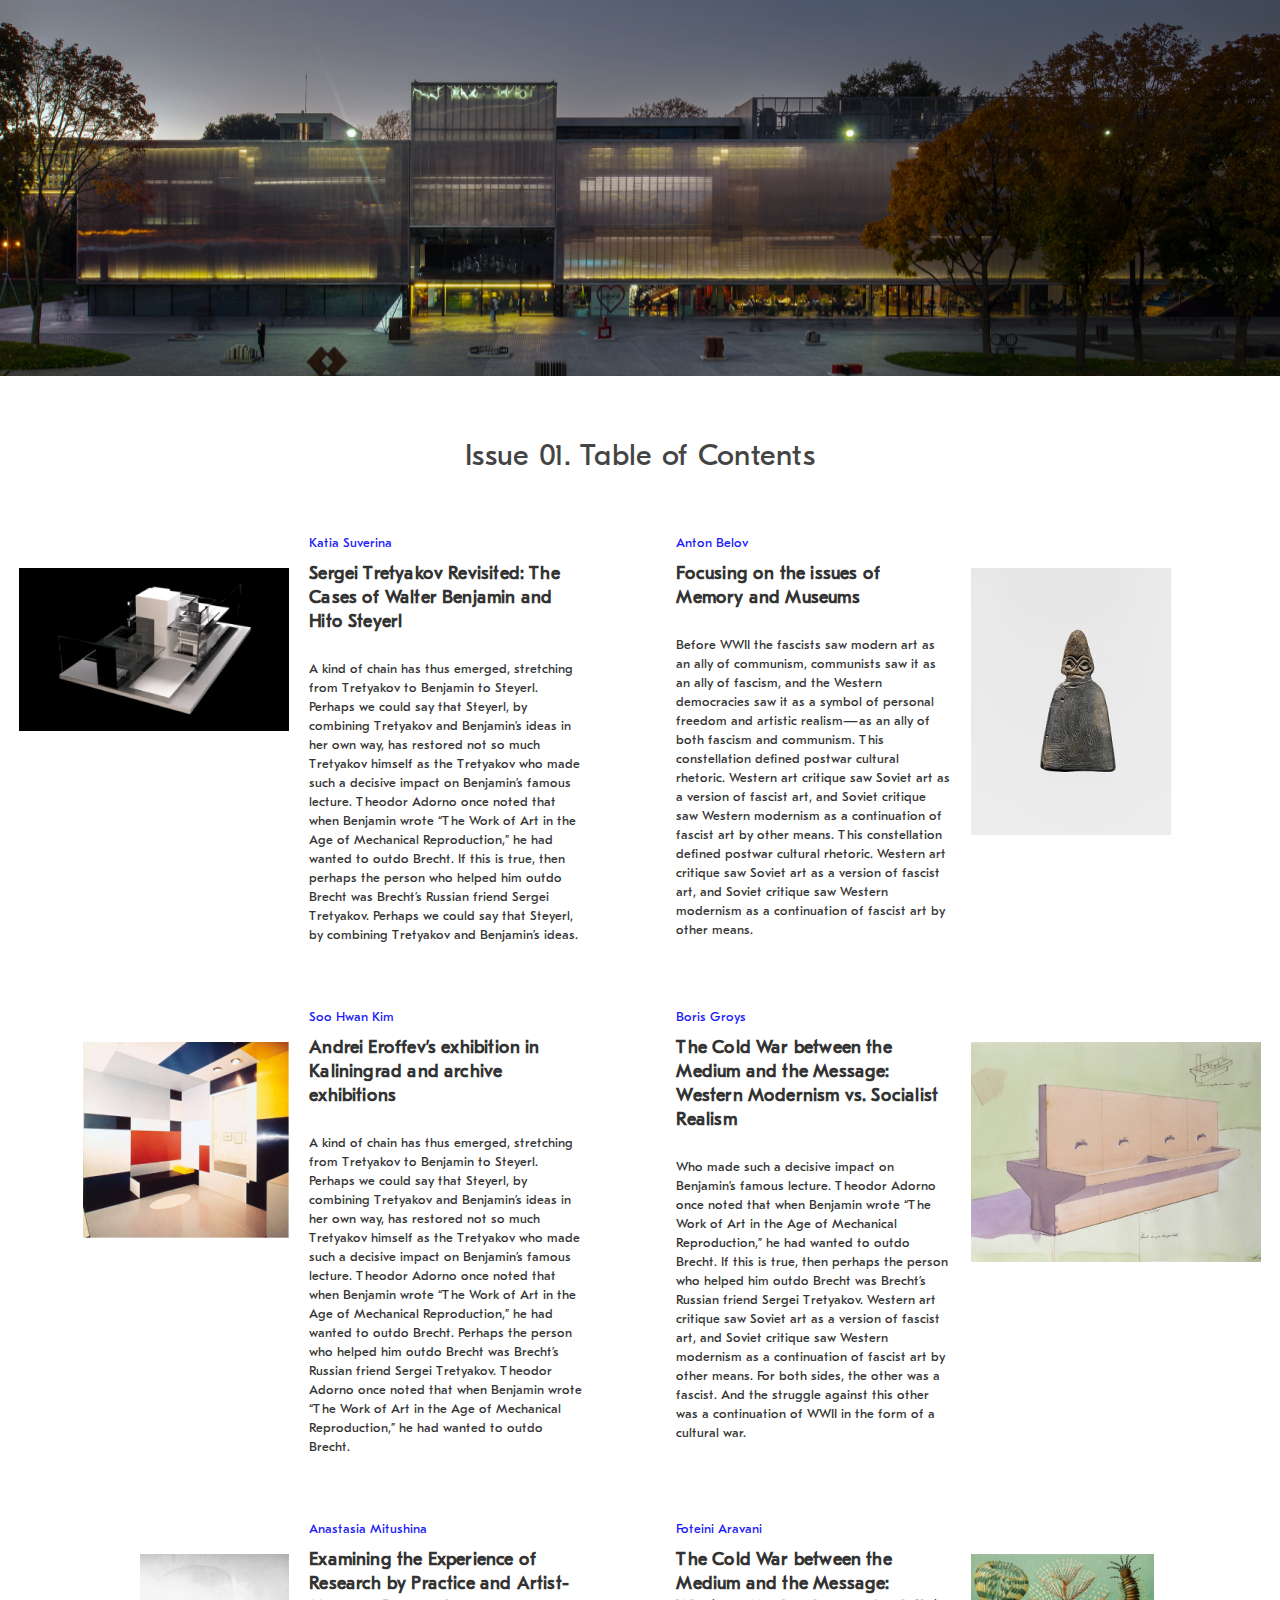
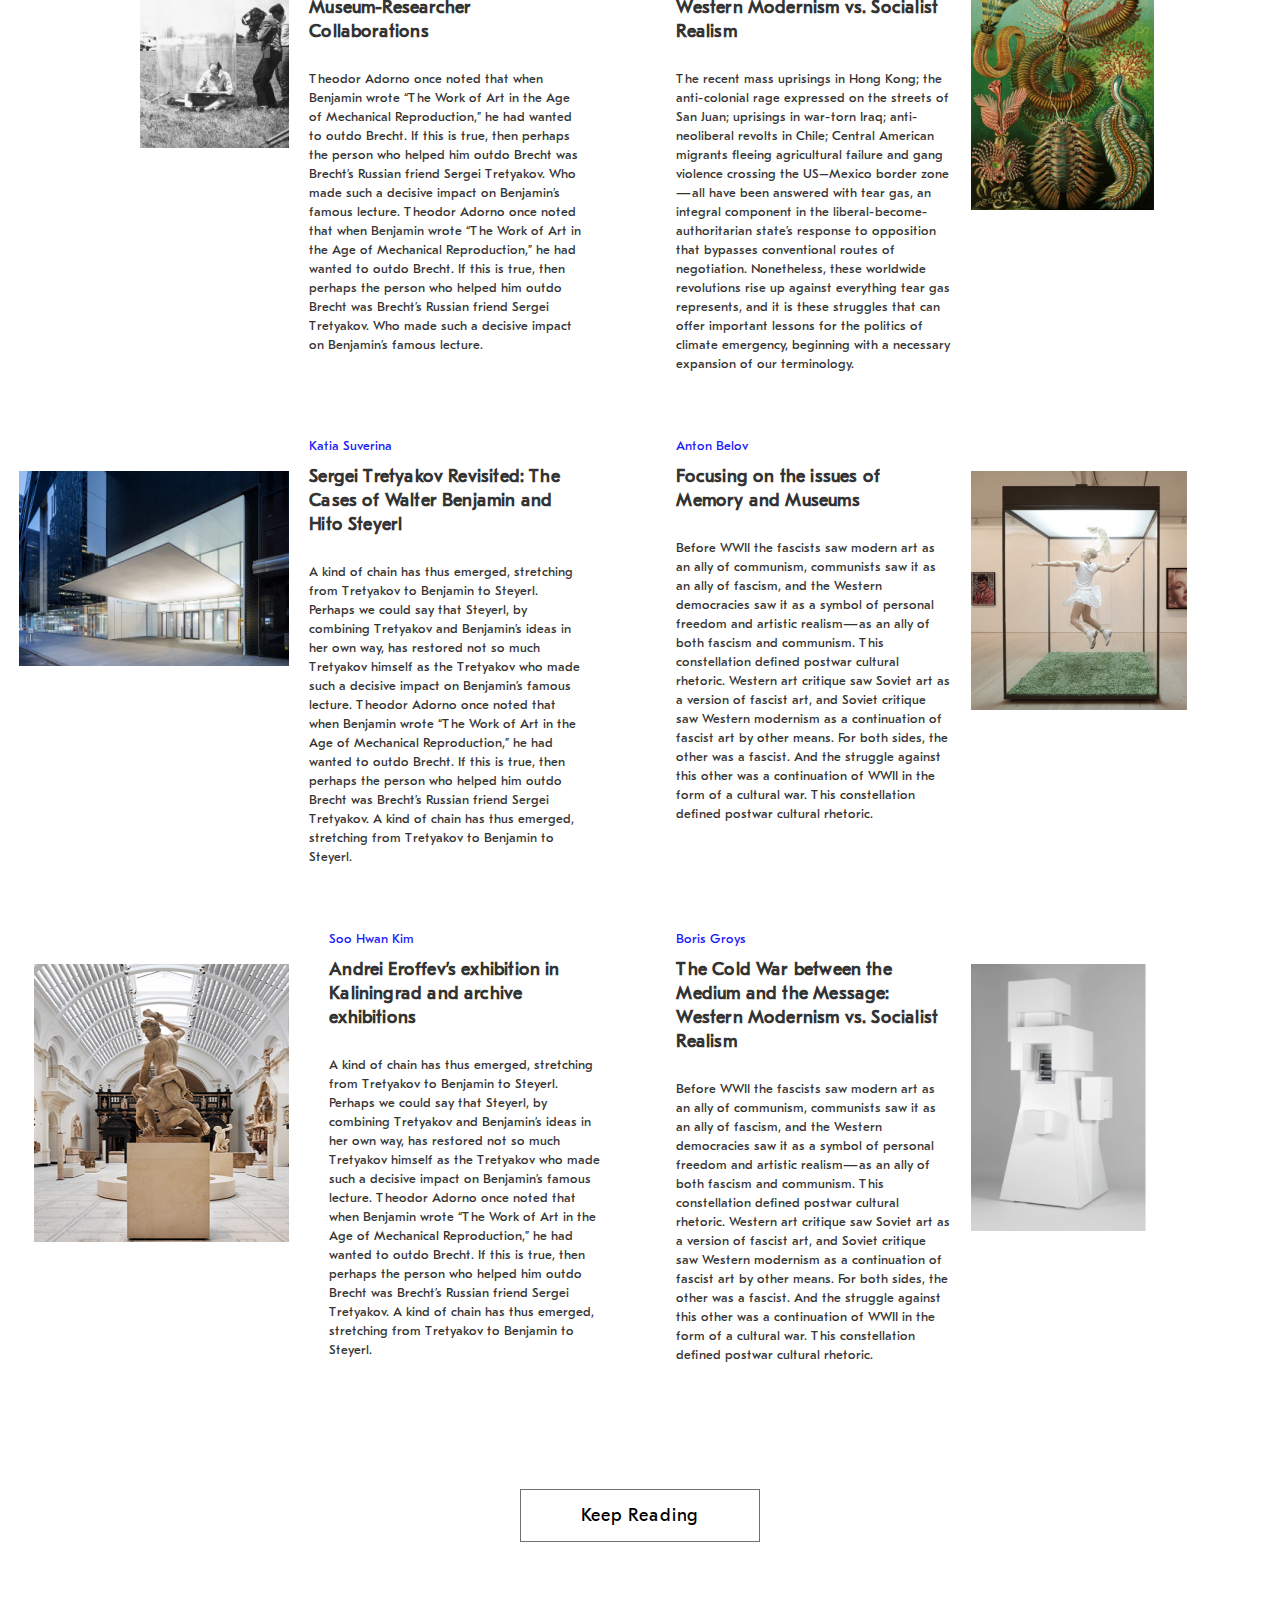
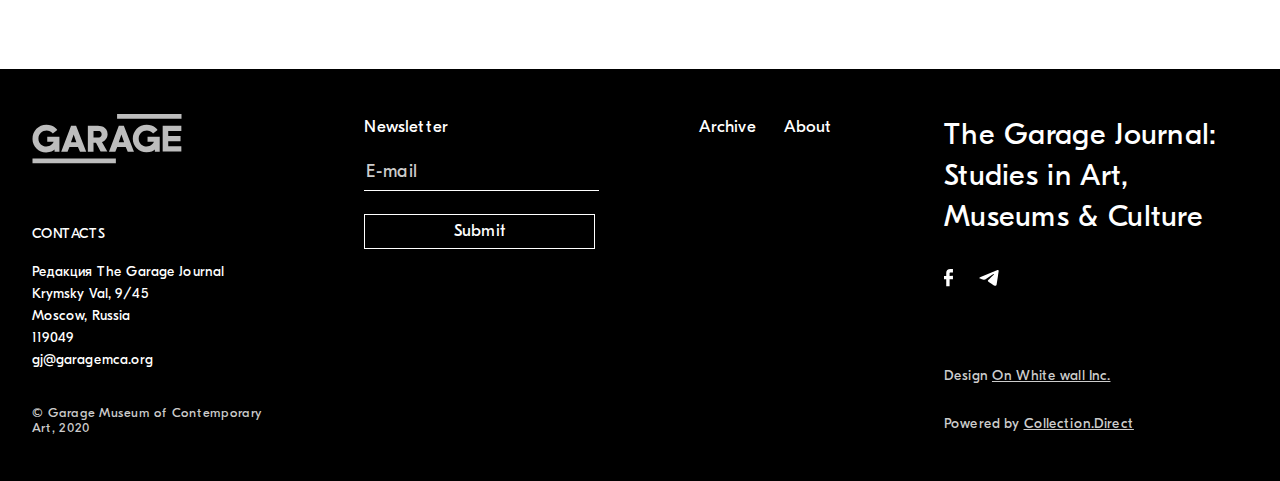
<file: index.html>
<!DOCTYPE html>
<html lang="en">
  <head>
    <meta charset="UTF-8" />
    <meta name="viewport" content="width=device-width, initial-scale=1.0" />
    <title>The Garage Journal</title>
    <link rel="stylesheet" href="./styles/mainPage.css" />
    <link rel="stylesheet" href="./styles/adaptive_1024.css" />
    <link rel="stylesheet" href="./styles/adaptive_600.css" />
    <link rel="stylesheet" href="./styles/adaptive_414.css" />
    <link rel="stylesheet" href="./styles/adaptive_375.css" />
    <link rel="stylesheet" href="./styles/mobile_menu.css" />
  </head>

  <body>
    <header>
      <div class="header"></div>
      <div class="header_blur">
        <div class="header_logo">
          <div class="logo_img">
            <img class="logo" src="./img/Logo line.png" alt="LOGO" />
          </div>
          <img
            id="menu_btn"
            class="menu_img"
            src="./img/Vector 3.svg"
            alt="MENU"
          />
          <div class="language">
            <p>EN</p>
            <p>RU</p>
          </div>
        </div>
        <div class="description_box">
          <div class="name_org_box">
            <p class="name_org">Studies in Art, Museums & Culture</p>
          </div>
          <div class="description">
            <h2>Issue 01. Theme of the issue</h2>
            <p>
              The first issue of GJ explores the phenomenon of the new museum.
              The contributors to the issue see the new museum as a means to
              organise cultural production in the twenty first century wherein
              visitors are conceived of as co-contributors to the making of
              culture, its preservation and display. By placing emphasis on
              horizontal connections, the new museum emerges as a hub for
              cultural, social and intellectual activity. The first issue of GJ
              explores the phenomenon of the new museum. By placing emphasis on
              horizontal connections, the new museum emerges as a hub for
              cultural, social and intellectual activity.
            </p>
          </div>
          <div class="code_box">
            <p class="code">ISSN 2633-4534</p>
          </div>
        </div>
        <nav>
          <ul class="menu">
            <li class="menu_item">Current Issue</li>
            <li class="menu_item">Archive</li>
            <li class="menu_item">Info for Contributors</li>
            <li class="menu_item">News</li>
            <li class="menu_item">About</li>
            <li class="menu_item">Log In</li>
            <li><img src="./img/Search.svg" alt="Search" /></li>
          </ul>
        </nav>
        <div id="mobile_menu">
          <div class="logo_mobile_box">
            <img class="logo_mobile" src="./img/Logo line.png" alt="LOGO" />
            <img id="hide" src="./img/close.svg" alt="CLOSE" />
          </div>
          <div class="mobile_menu_layout">
            <div class="mobile_name_box">
              <div class="mobile_name">
                <p>Studies in Art, Museums & Culture</p>
              </div>
            </div>
            <ul class="mobile_menu_list">
              <li class="mobile_item_menu">Current Issue</li>
              <li class="mobile_item_menu">Archive</li>
              <li class="mobile_item_menu">Info for Contributors</li>
              <li class="mobile_item_menu">News</li>
              <li id="about_item" class="mobile_item_menu">About</li>
              <li id="ad_1" class="additional_item">The Garage Journal</li>
              <li id="ad_2" class="additional_item">Editorial Board</li>
              <li id="ad_3" class="additional_item">Advisory Board</li>
              <li id="ad_4" class="additional_item">Garage Museum</li>
              <li id="ad_5" class="additional_item">F.A.Q.</li>
              </li>
              <li id="login_btn" class="mobile_item_menu">Log In</li>
              <li class="menu_item">
                <img src="./img/Search.svg" alt="Search" />
              </li>
            </ul>
          </div>
          <div class="language_mobile">
            <p>EN</p>
            <p>RU</p>
          </div>
        </div>
      </div>
    </header>
    <main>
      <h1 class="main_title">Issue 01. Table of Contents</h1>
      <ul class="article_list">
        <li class="article_item">
          <div class="article_img">
            <img src="./img/1.jpg" alt="IMG" />
          </div>
          <div class="article_body">
            <p class="author">Katia Suverina</p>
            <h2 class="article_title">
              Sergei Tretyakov Revisited: The Cases of Walter Benjamin and Hito
              Steyerl
            </h2>
            <p class="article_content">
              A kind of chain has thus emerged, stretching from Tretyakov to
              Benjamin to Steyerl. Perhaps we could say that Steyerl, by
              combining Tretyakov and Benjamin’s ideas in her own way, has
              restored not so much Tretyakov himself as the Tretyakov who made
              such a decisive impact on Benjamin’s famous lecture. Theodor
              Adorno once noted that when Benjamin wrote “The Work of Art in the
              Age of Mechanical Reproduction,” he had wanted to outdo Brecht. If
              this is true, then perhaps the person who helped him outdo Brecht
              was Brecht’s Russian friend Sergei Tretyakov. Perhaps we could say
              that Steyerl, by combining Tretyakov and Benjamin’s ideas.
            </p>
          </div>
          <div class="article_logo_box">
            <img
              class="article_logo"
              src="./img/GJ_Symbol_Color 1.svg"
              alt="IMG"
            />
          </div>
        </li>
        <li class="article_item adaptive_article_item">
          <div class="article_img adaptive_img">
            <img src="./img/2.jpg" alt="IMG" />
          </div>
          <div class="article_body">
            <p class="author adaptive_author">Anton Belov</p>
            <h2 class="article_title adaptive_article_title">
              Focusing on the issues of Memory and Museums
            </h2>
            <p class="article_content">
              Before WWII the fascists saw modern art as an ally of communism,
              communists saw it as an ally of fascism, and the Western
              democracies saw it as a symbol of personal freedom and artistic
              realism—as an ally of both fascism and communism. This
              constellation defined postwar cultural rhetoric. Western art
              critique saw Soviet art as a version of fascist art, and Soviet
              critique saw Western modernism as a continuation of fascist art by
              other means. This constellation defined postwar cultural rhetoric.
              Western art critique saw Soviet art as a version of fascist art,
              and Soviet critique saw Western modernism as a continuation of
              fascist art by other means.
            </p>
          </div>
          <div class="article_logo_box">
            <img
              class="article_logo"
              src="./img/GJ_Symbol_Color 1.svg"
              alt="IMG"
            />
          </div>
        </li>
        <li class="article_item second_article">
          <div class="article_body">
            <p class="author">Anton Belov</p>
            <h2 class="article_title">
              Focusing on the issues of Memory and Museums
            </h2>
            <p class="article_content">
              Before WWII the fascists saw modern art as an ally of communism,
              communists saw it as an ally of fascism, and the Western
              democracies saw it as a symbol of personal freedom and artistic
              realism—as an ally of both fascism and communism. This
              constellation defined postwar cultural rhetoric. Western art
              critique saw Soviet art as a version of fascist art, and Soviet
              critique saw Western modernism as a continuation of fascist art by
              other means. This constellation defined postwar cultural rhetoric.
              Western art critique saw Soviet art as a version of fascist art,
              and Soviet critique saw Western modernism as a continuation of
              fascist art by other means.
            </p>
          </div>
          <div class="article_img_second">
            <img src="./img/2.jpg" alt="IMG" />
          </div>
          <div class="article_logo_box">
            <img
              class="article_logo"
              src="./img/GJ_Symbol_Color 1.svg"
              alt="IMG"
            />
          </div>
        </li>
        <li class="article_item">
          <div class="article_img">
            <img src="./img/3.jpg" alt="IMG" />
          </div>
          <div class="article_body">
            <p class="author">Soo Hwan Kim</p>
            <h2 class="article_title">
              Andrei Eroffev’s exhibition in Kaliningrad and archive exhibitions
            </h2>
            <p class="article_content">
              A kind of chain has thus emerged, stretching from Tretyakov to
              Benjamin to Steyerl. Perhaps we could say that Steyerl, by
              combining Tretyakov and Benjamin’s ideas in her own way, has
              restored not so much Tretyakov himself as the Tretyakov who made
              such a decisive impact on Benjamin’s famous lecture. Theodor
              Adorno once noted that when Benjamin wrote “The Work of Art in the
              Age of Mechanical Reproduction,” he had wanted to outdo Brecht.
              Perhaps the person who helped him outdo Brecht was Brecht’s
              Russian friend Sergei Tretyakov. Theodor Adorno once noted that
              when Benjamin wrote “The Work of Art in the Age of Mechanical
              Reproduction,” he had wanted to outdo Brecht.
            </p>
          </div>
          <div class="article_logo_box">
            <img
              class="article_logo"
              src="./img/GJ_Symbol_Color 1.svg"
              alt="IMG"
            />
          </div>
        </li>
        <li class="article_item adaptive_article_item">
          <div class="article_img adaptive_img">
            <img src="./img/4.jpg" alt="IMG" />
          </div>
          <div class="article_body">
            <p class="author adaptive_author">Boris Groys</p>
            <h2 class="article_title adaptive_article_title">
              The Cold War between the Medium and the Message: Western Modernism
              vs. Socialist Realism
            </h2>
            <p class="article_content">
              Who made such a decisive impact on Benjamin’s famous lecture.
              Theodor Adorno once noted that when Benjamin wrote “The Work of
              Art in the Age of Mechanical Reproduction,” he had wanted to outdo
              Brecht. If this is true, then perhaps the person who helped him
              outdo Brecht was Brecht’s Russian friend Sergei Tretyakov. Western
              art critique saw Soviet art as a version of fascist art, and
              Soviet critique saw Western modernism as a continuation of fascist
              art by other means. For both sides, the other was a fascist. And
              the struggle against this other was a continuation of WWII in the
              form of a cultural war.
            </p>
          </div>
          <div class="article_logo_box">
            <img
              class="article_logo"
              src="./img/GJ_Symbol_Color 1.svg"
              alt="IMG"
            />
          </div>
        </li>
        <li class="article_item second_article">
          <div class="article_body">
            <p class="author">Boris Groys</p>
            <h2 class="article_title">
              The Cold War between the Medium and the Message: Western Modernism
              vs. Socialist Realism
            </h2>
            <p class="article_content">
              Who made such a decisive impact on Benjamin’s famous lecture.
              Theodor Adorno once noted that when Benjamin wrote “The Work of
              Art in the Age of Mechanical Reproduction,” he had wanted to outdo
              Brecht. If this is true, then perhaps the person who helped him
              outdo Brecht was Brecht’s Russian friend Sergei Tretyakov. Western
              art critique saw Soviet art as a version of fascist art, and
              Soviet critique saw Western modernism as a continuation of fascist
              art by other means. For both sides, the other was a fascist. And
              the struggle against this other was a continuation of WWII in the
              form of a cultural war.
            </p>
          </div>
          <div class="article_img_second">
            <img src="./img/4.jpg" alt="IMG" />
          </div>
          <div class="article_logo_box">
            <img
              class="article_logo"
              src="./img/GJ_Symbol_Color 1.svg"
              alt="IMG"
            />
          </div>
        </li>
        <li class="article_item">
          <div class="article_img">
            <img src="./img/5.jpg" alt="IMG" />
          </div>
          <div class="article_body">
            <p class="author">Anastasia Mitushina</p>
            <h2 class="article_title">
              Examining the Experience of Research by Practice and Artist-
              Museum-Researcher Collaborations
            </h2>
            <p class="article_content">
              Theodor Adorno once noted that when Benjamin wrote “The Work of
              Art in the Age of Mechanical Reproduction,” he had wanted to outdo
              Brecht. If this is true, then perhaps the person who helped him
              outdo Brecht was Brecht’s Russian friend Sergei Tretyakov. Who
              made such a decisive impact on Benjamin’s famous lecture. Theodor
              Adorno once noted that when Benjamin wrote “The Work of Art in the
              Age of Mechanical Reproduction,” he had wanted to outdo Brecht. If
              this is true, then perhaps the person who helped him outdo Brecht
              was Brecht’s Russian friend Sergei Tretyakov. Who made such a
              decisive impact on Benjamin’s famous lecture.
            </p>
          </div>
          <div class="article_logo_box">
            <div class="article_logo_box">
              <img
                class="article_logo"
                src="./img/GJ_Symbol_Color 1.svg"
                alt="IMG"
              />
            </div>
          </div>
        </li>
        <li class="article_item adaptive_article_item">
          <div class="article_img adaptive_img">
            <img src="./img/6.jpg" alt="IMG" />
          </div>
          <div class="article_body">
            <p class="author adaptive_author">Foteini Aravani</p>
            <h2 class="article_title adaptive_article_title">
              The Cold War between the Medium and the Message: Western Modernism
              vs. Socialist Realism
            </h2>
            <p class="article_content">
              The recent mass uprisings in Hong Kong; the anti-colonial rage
              expressed on the streets of San Juan; uprisings in war-torn Iraq;
              anti-neoliberal revolts in Chile; Central American migrants
              fleeing agricultural failure and gang violence crossing the
              US–Mexico border zone—all have been answered with tear gas, an
              integral component in the liberal-become- authoritarian state’s
              response to opposition that bypasses conventional routes of
              negotiation. Nonetheless, these worldwide revolutions rise up
              against everything tear gas represents, and it is these struggles
              that can offer important lessons for the politics of climate
              emergency, beginning with a necessary expansion of our
              terminology.
            </p>
          </div>
          <div class="article_logo_box">
            <img
              class="article_logo"
              src="./img/GJ_Symbol_Color 1.svg"
              alt="IMG"
            />
          </div>
        </li>
        <li class="article_item second_article">
          <div class="article_body">
            <p class="author">Foteini Aravani</p>
            <h2 class="article_title">
              The Cold War between the Medium and the Message: Western Modernism
              vs. Socialist Realism
            </h2>
            <p class="article_content">
              The recent mass uprisings in Hong Kong; the anti-colonial rage
              expressed on the streets of San Juan; uprisings in war-torn Iraq;
              anti-neoliberal revolts in Chile; Central American migrants
              fleeing agricultural failure and gang violence crossing the
              US–Mexico border zone—all have been answered with tear gas, an
              integral component in the liberal-become- authoritarian state’s
              response to opposition that bypasses conventional routes of
              negotiation. Nonetheless, these worldwide revolutions rise up
              against everything tear gas represents, and it is these struggles
              that can offer important lessons for the politics of climate
              emergency, beginning with a necessary expansion of our
              terminology.
            </p>
          </div>
          <div class="article_img_second">
            <img src="./img/6.jpg" alt="IMG" />
          </div>
          <div class="article_logo_box">
            <img
              class="article_logo"
              src="./img/GJ_Symbol_Color 1.svg"
              alt="IMG"
            />
          </div>
        </li>
        <li class="article_item">
          <div class="article_img">
            <img src="./img/7.jpg" alt="IMG" />
          </div>
          <div class="article_body">
            <p class="author">Katia Suverina</p>
            <h2 class="article_title">
              Sergei Tretyakov Revisited: The Cases of Walter Benjamin and Hito
              Steyerl
            </h2>
            <p class="article_content">
              A kind of chain has thus emerged, stretching from Tretyakov to
              Benjamin to Steyerl. Perhaps we could say that Steyerl, by
              combining Tretyakov and Benjamin’s ideas in her own way, has
              restored not so much Tretyakov himself as the Tretyakov who made
              such a decisive impact on Benjamin’s famous lecture. Theodor
              Adorno once noted that when Benjamin wrote “The Work of Art in the
              Age of Mechanical Reproduction,” he had wanted to outdo Brecht. If
              this is true, then perhaps the person who helped him outdo Brecht
              was Brecht’s Russian friend Sergei Tretyakov. A kind of chain has
              thus emerged, stretching from Tretyakov to Benjamin to Steyerl.
            </p>
          </div>
          <div class="article_logo_box">
            <img
              class="article_logo"
              src="./img/GJ_Symbol_Color 1.svg"
              alt="IMG"
            />
          </div>
        </li>
        <li class="article_item adaptive_article_item">
          <div class="article_img adaptive_img">
            <img src="./img/8.jpg" alt="IMG" />
          </div>
          <div class="article_body">
            <p class="author adaptive_author">Anton Belov</p>
            <h2 class="article_title adaptive_article_title">
              Focusing on the issues of Memory and Museums
            </h2>
            <p class="article_content">
              Before WWII the fascists saw modern art as an ally of communism,
              communists saw it as an ally of fascism, and the Western
              democracies saw it as a symbol of personal freedom and artistic
              realism—as an ally of both fascism and communism. This
              constellation defined postwar cultural rhetoric. Western art
              critique saw Soviet art as a version of fascist art, and Soviet
              critique saw Western modernism as a continuation of fascist art by
              other means. For both sides, the other was a fascist. And the
              struggle against this other was a continuation of WWII in the form
              of a cultural war. This constellation defined postwar cultural
              rhetoric.
            </p>
          </div>
          <div class="article_logo_box">
            <img
              class="article_logo"
              src="./img/GJ_Symbol_Color 1.svg"
              alt="IMG"
            />
          </div>
        </li>
        <li class="article_item second_article">
          <div class="article_body">
            <p class="author">Anton Belov</p>
            <h2 class="article_title">
              Focusing on the issues of Memory and Museums
            </h2>
            <p class="article_content">
              Before WWII the fascists saw modern art as an ally of communism,
              communists saw it as an ally of fascism, and the Western
              democracies saw it as a symbol of personal freedom and artistic
              realism—as an ally of both fascism and communism. This
              constellation defined postwar cultural rhetoric. Western art
              critique saw Soviet art as a version of fascist art, and Soviet
              critique saw Western modernism as a continuation of fascist art by
              other means. For both sides, the other was a fascist. And the
              struggle against this other was a continuation of WWII in the form
              of a cultural war. This constellation defined postwar cultural
              rhetoric.
            </p>
          </div>
          <div class="article_img_second">
            <img src="./img/8.jpg" alt="IMG" />
          </div>
          <div class="article_logo_box">
            <img
              class="article_logo"
              src="./img/GJ_Symbol_Color 1.svg"
              alt="IMG"
            />
          </div>
        </li>
        <li class="article_item">
          <div class="article_img">
            <img src="./img/9.jpg" alt="IMG" />
          </div>
          <div class="article_body">
            <p class="author">Soo Hwan Kim</p>
            <h2 class="article_title">
              Andrei Eroffev’s exhibition in Kaliningrad and archive exhibitions
            </h2>
            <p class="article_content">
              A kind of chain has thus emerged, stretching from Tretyakov to
              Benjamin to Steyerl. Perhaps we could say that Steyerl, by
              combining Tretyakov and Benjamin’s ideas in her own way, has
              restored not so much Tretyakov himself as the Tretyakov who made
              such a decisive impact on Benjamin’s famous lecture. Theodor
              Adorno once noted that when Benjamin wrote “The Work of Art in the
              Age of Mechanical Reproduction,” he had wanted to outdo Brecht. If
              this is true, then perhaps the person who helped him outdo Brecht
              was Brecht’s Russian friend Sergei Tretyakov. A kind of chain has
              thus emerged, stretching from Tretyakov to Benjamin to Steyerl.
            </p>
          </div>
          <img
            class="article_logo"
            src="./img/GJ_Symbol_Color 1.svg"
            alt="IMG"
          />
        </li>
        <li class="article_item adaptive_article_item">
          <div class="article_img adaptive_img">
            <img src="./img/10.jpg" alt="IMG" />
          </div>
          <div class="article_body">
            <p class="author adaptive_author">Boris Groys</p>
            <h2 class="article_title adaptive_article_title">
              The Cold War between the Medium and the Message: Western Modernism
              vs. Socialist Realism
            </h2>
            <p class="article_content">
              Before WWII the fascists saw modern art as an ally of communism,
              communists saw it as an ally of fascism, and the Western
              democracies saw it as a symbol of personal freedom and artistic
              realism—as an ally of both fascism and communism. This
              constellation defined postwar cultural rhetoric. Western art
              critique saw Soviet art as a version of fascist art, and Soviet
              critique saw Western modernism as a continuation of fascist art by
              other means. For both sides, the other was a fascist. And the
              struggle against this other was a continuation of WWII in the form
              of a cultural war. This constellation defined postwar cultural
              rhetoric.
            </p>
          </div>
          <div class="article_logo_box">
            <img
              class="article_logo"
              src="./img/GJ_Symbol_Color 1.svg"
              alt="IMG"
            />
          </div>
        </li>
        <li class="article_item second_article">
          <div class="article_body">
            <p class="author">Boris Groys</p>
            <h2 class="article_title">
              The Cold War between the Medium and the Message: Western Modernism
              vs. Socialist Realism
            </h2>
            <p class="article_content">
              Before WWII the fascists saw modern art as an ally of communism,
              communists saw it as an ally of fascism, and the Western
              democracies saw it as a symbol of personal freedom and artistic
              realism—as an ally of both fascism and communism. This
              constellation defined postwar cultural rhetoric. Western art
              critique saw Soviet art as a version of fascist art, and Soviet
              critique saw Western modernism as a continuation of fascist art by
              other means. For both sides, the other was a fascist. And the
              struggle against this other was a continuation of WWII in the form
              of a cultural war. This constellation defined postwar cultural
              rhetoric.
            </p>
          </div>
          <div class="article_img_second">
            <img src="./img/10.jpg" alt="IMG" />
          </div>
          <div class="article_logo_box">
            <img
              class="article_logo"
              src="./img/GJ_Symbol_Color 1.svg"
              alt="IMG"
            />
          </div>
        </li>
      </ul>
      <form action="#">
        <input type="button" value="Keep Reading" class="read_btn" />
      </form>
    </main>
    <footer>
      <div class="info_box">
        <div class="contacts">
          <div class="contacts_layout">
            <img src="./img/Garage logo.svg" alt="LOGO" />
            <div class="contacts_text">
              <h3>CONTACTS</h3>
              <h5>Редакция The Garage Journal</h5>
              <h5>Krymsky Val, 9/45</h5>
              <h5>Moscow, Russia</h5>
              <h5>119049</h5>
              <h5>gj@garagemca.org</h5>
            </div>
          </div>
          <p>© Garage Museum of Contemporary Art, 2020</p>
        </div>
        <div class="news">
          <div class="news_box">
            <h2>Newsletter</h2>
            <form action="#">
              <p class="newsletter_text">
                Thank you! Your e-mail address has been successfully added to
                our mailing list!
              </p>
              <input
                type="email"
                name="E-mail"
                value="E-mail"
                id="news_email"
              />
              <input type="button" value="Submit" class="news_btn" />
              <input type="button" value="Got it" class="got_btn" />
            </form>
          </div>
        </div>
        <div class="about">
          <div class="abot_text">
            <p>Archive</p>
            <hr />
          </div>
          <div class="abot_text">
            <p>About</p>
            <hr />
          </div>
        </div>
        <div class="contact">
          <div class="contact_box">
            <h1>The Garage Journal: Studies in Art, Museums & Culture</h1>
            <div class="contact_img">
              <img src="./img/Fb.svg" alt="FACEBOOK" />
              <img src="./img/Telegram.svg" alt="TELEGRAM" />
            </div>
          </div>
          <div class="contact_text">
            <p>Design <span class="contact_underline">On White wall Inc.</span></p>
            <p>Powered by <span class="contact_underline">Collection.Direct</span></p>
          </div>
        </div>
      </div>
    </footer>
    <footer class="footer_adaptive">
      <div class="footer_first_block">
        <div class="footer_first_block_box">
          <div class="footer_title">
            <p>
              The Garage Journal: Studies in Art, Museums & Culture
            </p>
          </div>
          <div class="footer_about">
            <p>Archive</p>
            <p>About</p>
          </div>
        </div>
        <div class="footer_line">
          <hr />
        </div>
      </div>
      <div class="news">
        <div class="news_box">
          <h2>Newsletter</h2>
          <form action="#">
            <p class="newsletter_text">
              Thank you! Your e-mail address has been successfully added to our
              mailing list!
            </p>
            <input type="email" name="E-mail" value="E-mail" id="news_email" />
            <input type="button" value="Submit" class="news_btn" />
            <input type="button" value="Got it" class="got_btn" />
          </form>
        </div>
        <div class="footer_line">
          <hr />
        </div>
      </div>
      <div class="contacts">
        <div class="contact_box">
          <div class="contacts_layout">
            <img src="./img/Garage logo.svg" alt="LOGO" />
            <div class="contacts_text">
              <h3>CONTACTS</h3>
              <h5>Редакция The Garage Journal</h5>
              <h5>Krymsky Val, 9/45</h5>
              <h5>Moscow, Russia</h5>
              <h5>119049</h5>
              <h5>gj@garagemca.org</h5>
            </div>
          </div>
          <div class="contact_img">
            <img class="fb_img" src="./img/Fb.svg" alt="FACEBOOK" />
            <img class="tel_img" src="./img/Telegram.svg" alt="TELEGRAM" />
          </div>
        </div>
        <div class="footer_line">
          <hr />
        </div>
      </div>
      <div class="contact_text">
        <p>Design On White wall Inc.</p>
        <p>Powered by Collection.Direct</p>
        <p class="curs">© Garage Museum of Contemporary Art, 2020</p>
      </div>
    </footer>
    <script src="./scripts/index.js"></script>
  </body>
</html>
</file>
<file: styles/mainPage.css>
@font-face {
  font-family: "GT Eesti Pro Text";
  src: url("../fonts/GTEestiProText-Regular.eot");
  src: url("../fonts/GTEestiProText-Regular.woff") format("woff"),
    url("../fonts/GTEestiProText-Regular.ttf") format("truetype");
}

@font-face {
  font-family: "GT Eesti Pro Display";
  src: url("../fonts/GTEestiProDisplay-Regular.eot");
  src: url("../fonts/GTEestiProDisplay-Regular.woff") format("woff"),
    url("../fonts/GTEestiProDisplay-Regular.ttf") format("truetype");
}
@font-face {
  font-family: "Helvetica Neue";
  src: url(../fonts/HelveticaNeueCyr-Medium.eot);
  src: url(../fonts/HelveticaNeueCyr-Medium.woff) format("woff"),
    url("../fonts/HelveticaNeueCyr-Medium.ttf") format("truetype");
}
@keyframes showing {
  0% {
    opacity: 0;
    display: none;
  }
  100% {
    opacity: 1;
    display: flex;
  }
}
@keyframes blurring {
  0% {
    filter: blur(0px);
  }
  100% {
    filter: blur(6px);
  }
}
body {
  max-width: 1440px;
  margin: 0 auto;
}
header {
  width: 100%;
  height: 375.5px;
}
.header {
  width: 100%;
  height: 100%;
  position: relative;
  background-image: url(../img/header.png);
  animation-name: blurring;
  opacity: 1;
  animation-duration: 2s;
  animation-delay: 3s;
  animation-fill-mode: forwards;
}
.header_blur {
  width: 100%;
  height: 100%;
  background-color: rgba(0, 0, 0, 0.5);
  display: flex;
  flex-direction: column;
  justify-content: space-around;
  align-items: center;
  position: relative;
  z-index: 100;
  opacity: 0;
  bottom: 375.5px;
  animation-name: showing;
  animation-duration: 1s;
  animation-delay: 3s;
  animation-fill-mode: forwards;
}
.header_logo {
  width: 95%;
  height: 50px;
  display: flex;
  justify-content: space-between;
  align-items: center;
  position: relative;
  z-index: 2;
}
.menu_img {
  display: none;
  position: relative;
  z-index: 2;
}
.language {
  width: 55px;
  height: 20px;
  display: flex;
  justify-content: space-around;
  align-items: center;
}
.language p {
  font-family: "GT Eesti Pro Text";
  color: #828282;
  font-style: normal;
  font-weight: normal;
  font-size: 18px;
  line-height: 24px;
  letter-spacing: 0.01em;
}
.language p:hover {
  color: #f45b47;
  cursor: pointer;
  transition: color 0.3s ease-in-out;
}
.description_box {
  width: 95%;
  height: 250px;
  display: flex;
  justify-content: space-between;
  position: relative;
  z-index: 2;
}
.name_org_box {
  width: 18.3%;
  height: 100%;
  transform: rotate(90deg);
  display: flex;
  align-items: flex-end;
  justify-content: flex-end;
}
.name_org {
  font-family: "GT Eesti Pro Display";
  font-weight: 500;
  font-size: 15px;
  line-height: 17px;
  letter-spacing: 0.02em;
  margin: 0px;
  color: #ffffff;
}
.description {
  width: 56%;
  height: 100%;
  display: flex;
  flex-direction: column;
  justify-content: space-around;
  align-items: center;
}
.description h2 {
  font-family: "GT Eesti Pro Display";
  color: #ffffff;
  font-weight: 500;
  font-size: 30px;
  line-height: 35px;
  margin: 0px;
  letter-spacing: 0.02em;
}
.description p {
  width: 100%;
  height: 166px;
  font-family: "GT Eesti Pro Display";
  font-weight: 300;
  font-size: 17px;
  line-height: 24px;
  text-align: center;
  letter-spacing: 0.01em;
  color: #ffffff;
  margin: 0px;
}
.code_box {
  width: 18.3%;
  height: 100%;
  transform: rotate(-90deg);
  display: flex;
  align-items: flex-end;
  justify-content: flex-start;
}
.code {
  font-family: "Helvetica Neue";
  font-weight: 300;
  font-size: 12px;
  line-height: 14px;
  color: #828282;
  margin: 0px;
  letter-spacing: 0.01em;
}
nav {
  width: 95%;
  height: 40px;
  display: flex;
  justify-content: flex-end;
  align-items: center;
  position: relative;
  z-index: 2;
}
.menu {
  width: 45%;
  height: 50%;
  list-style: none;
  display: flex;
  justify-content: space-between;
  align-items: center;
  margin: 0px;
  padding: 0px;
}
.menu_item {
  font-family: "GT Eesti Pro Display";
  font-weight: 500;
  font-size: 17px;
  line-height: 25px;
  text-align: center;
  letter-spacing: 0.01em;
  color: #ffffff;
}

.menu_item:hover {
  color: #f45b47;
  cursor: pointer;
  transition: color 0.3s ease-in-out;
}
main {
  width: 100%;
  background: #ffffff;
  display: flex;
  flex-direction: column;
  align-items: center;
}
.main_title {
  font-family: "GT Eesti Pro Display";
  color: #444444;
  font-weight: 500;
  font-size: 30px;
  line-height: 35px;
  letter-spacing: 0.01em;
  margin-top: 62px;
  margin-bottom: 95px;
}
.article_list {
  width: 95%;
  display: flex;
  flex-wrap: wrap;
  justify-content: space-between;
  margin: 0px;
  padding: 0px;
}
.second_article {
  display: none;
}
.article_item {
  width: 47%;
  display: flex;
  justify-content: space-between;
  align-items: flex-start;
  margin-bottom: 50px;
}
.adaptive_article_item {
  width: 47%;
  display: flex;
  justify-content: space-between;
  align-items: flex-start;
  display: none;
}
.article_img {
  width: 45%;
  height: 85%;
  display: flex;
  align-items: flex-start;
  justify-content: flex-end;
}
.article_img_second {
  width: 45%;
  height: 85%;
  display: flex;
  align-items: flex-start;
  justify-content: flex-start;
}
.article_body {
  width: 48%;
  position: relative;
  bottom: 48px;
}
.author {
  font-family: "GT Eesti Pro Text";
  font-size: 13px;
  line-height: 19px;
  color: #1818fa;
  margin-bottom: 10px;
}
.article_title {
  font-family: "GT Eesti Pro Text";
  font-size: 18px;
  line-height: 24px;
  letter-spacing: 0.01em;
  color: #333333;
  margin-top: 0px;
  margin-bottom: 25px;
}
.article_content {
  font-family: "GT Eesti Pro Text";
  font-size: 13px;
  line-height: 19px;
  color: #333333;
  margin: 0px;
}

.read_btn {
  width: 240px;
  height: 53px;
  background-color: inherit;
  border: 1px solid #707070;
  font-family: GT Eesti Pro Text;
  font-size: 18px;
  line-height: 21px;
  padding: 0px;
  letter-spacing: 0.05em;
  color: #000000;
  margin-top: 27px;
  margin-bottom: 127px;
}
.read_btn:hover {
  cursor: pointer;
}
.article_logo {
  width: 31px;
  height: 17px;
  /* margin-top: 35px; */
  display: none;
}

footer {
  width: 100%;
  height: 412px;
  background-color: #000000;
  display: flex;
  align-items: center;
  justify-content: center;
}
.info_box {
  width: 95%;
  height: 78%;
  display: flex;
  align-items: center;
  justify-content: space-between;
}
.contacts {
  width: 20%;
  height: 100%;
  display: flex;
  flex-direction: column;
  justify-content: space-between;
}
.contacts_layout {
  width: 100%;
  height: 80%;
  display: flex;
  flex-direction: column;
  justify-content: space-between;
}
.contacts_layout img {
  width: 150px;
  height: 50px;
  margin-bottom: 47px;
}
.contacts_layout h3 {
  font-family: "GT Eesti Pro Display";
  font-weight: 500;
  font-size: 14px;
  line-height: 23px;
  letter-spacing: 0.01em;
  color: #ffffff;
  margin-top: 0px;
  margin-bottom: 16px;
}
.contacts_layout h5 {
  font-family: "GT Eesti Pro Display";
  font-weight: 500;
  font-size: 14px;
  line-height: 22px;
  letter-spacing: 0.005em;
  color: #ffffff;
  margin: 0px;
}
.contacts p {
  font-family: "GT Eesti Pro Display";
  font-weight: 500;
  font-size: 13px;
  line-height: 15px;
  letter-spacing: 0.02em;
  color: #cccccc;
  margin: 0px;
}
.news {
  width: 19%;
  height: 100%;
  display: flex;
  flex-direction: column;
  justify-content: flex-start;
}
.news_box {
  width: 100%;
  height: 42%;
  display: flex;
  flex-direction: column;
  justify-content: flex-start;
}
.news h2 {
  font-family: "GT Eesti Pro Display";
  font-weight: 500;
  font-size: 17px;
  line-height: 25px;
  color: #ffffff;
  margin-top: 0px;
  letter-spacing: 0.01em;
}
.news form {
  width: 100%;
  height: 87%;
  display: flex;
  flex-direction: column;
  justify-content: space-between;
}
.newsletter_text {
  width: 100%;
  font-family: "GT Eesti Pro Display";
  font-weight: 300;
  font-size: 18px;
  line-height: 24px;
  letter-spacing: 0.02em;
  color: #cccccc;
  margin-top: 0px;
  display: none;
}
.got_btn {
  width: 100%;
  height: 35px;
  border: 1px solid #ffffff;
  box-sizing: border-box;
  background-color: inherit;
  font-family: "GT Eesti Pro Text";
  font-size: 18px;
  line-height: 21px;
  letter-spacing: 0.05em;
  color: #ffffff;
  display: none;
}
.got_btn:hover {
  cursor: pointer;
}
#news_email {
  width: 100%;
  height: 35px;
  background-color: #000000;
  font-family: "GT Eesti Pro Display";
  font-weight: 300;
  font-size: 18px;
  line-height: 24px;
  letter-spacing: 0.02em;
  color: #cccccc;
  border: none;
  border-bottom: 1px solid #ffffff;
}
.news_btn {
  width: 100%;
  height: 35px;
  border: 1px solid #ffffff;
  box-sizing: border-box;
  background-color: inherit;
  font-family: "GT Eesti Pro Text";
  font-size: 17px;
  line-height: 24px;
  letter-spacing: 0.01em;
  color: #ffffff;
}
.news_btn:hover {
  cursor: pointer;
}
.about {
  width: 14%;
  height: 100%;
  display: flex;
  justify-content: space-around;
  align-items: flex-start;
}
.abot_text {
  width: 42%;
  height: 7%;
  display: flex;
  flex-direction: column;
  justify-content: space-around;
  align-items: center;
}
.abot_text p {
  width: 80%;
  margin: 0px;
  font-family: "GT Eesti Pro Display";
  font-size: 17px;
  line-height: 25px;
  color: #ffffff;
  letter-spacing: 0.01em;
}
.abot_text hr {
  width: 100%;
  border: none;
  background-color: #f45b47;
  color: #f45b47;
  height: 1.5px;
  margin: 0px;
  visibility: hidden;
}
.abot_text:hover {
  cursor: pointer;
}
.abot_text:hover hr {
  visibility: visible;
  transition: visibility 0.3 ease-in-out;
}
.contact {
  width: 25%;
  height: 100%;
  display: flex;
  flex-direction: column;
  justify-content: space-between;
}
.contact_box h1 {
  width: 100%;
  margin-top: 0px;
  font-family: "GT Eesti Pro Display";
  font-weight: 500;
  font-size: 30px;
  line-height: 41px;
  letter-spacing: 0.01em;
  color: #ffffff;
  margin-bottom: 32px;
}
.contact_text {
  width: 100%;
  height: 22%;
  display: flex;
  flex-direction: column;
  justify-content: space-between;
}
.contact_img {
  width: 55px;
  display: flex;
  justify-content: space-between;
}

.contact_text p {
  font-family: GT Eesti Pro Display;
  font-weight: 500;
  font-size: 14px;
  line-height: 23px;
  letter-spacing: 0.01em;
  color: #cccccc;
  margin: 0px;
}
.contact_underline {
  text-decoration: underline;
}
.footer_adaptive {
  display: none;
}
</file>
<file: styles/adaptive_1024.css>
@media screen and (max-width: 1024px) {
  body {
    max-width: 1024px;
    margin: 0 auto;
  }

  .menu_img {
    display: inline-block;
  }
  .language {
    display: none;
  }
  .name_org_box {
    display: none;
  }
  .description {
    width: 100%;
  }
  .description h2 {
    font-size: 30px;
  }
  .description p {
    font-size: 18px;
  }
  .code_box {
    display: none;
  }
  nav {
    display: none;
  }
  .menu_img {
    text-align: left;
  }
  .menu_img:hover {
    cursor: pointer;
  }
  .main_title {
    font-size: 35px;
  }
  .second_article {
    display: none;
  }
  .adaptive_article_item {
    display: flex;
  }
  .article_item {
    width: 100%;
    flex-direction: column;
    align-items: center;
  }
  .article_img {
    max-width: 100%;
    max-height: 62%;
    margin-bottom: 54px;
    justify-content: flex-start;
    align-self: flex-start;
  }
  .adaptive_img {
    width: 100%;
    margin-bottom: 54px;
    justify-content: flex-end;
  }
  .author {
    font-size: 17px;
  }
  .adaptive_author {
    text-align: right;
  }
  .adaptive_article_title {
    text-align: right;
  }
  .article_body {
    width: 100%;
  }
  .article_title {
    font-size: 23px;
  }
  .article_content {
    font-size: 18px;
  }
  .article_item img {
    display: inline-block;
  }
  .read_btn {
    font-size: 23px;
  }
  footer {
    display: none;
  }
  .footer_adaptive {
    width: 100%;
    height: 708px;
    background-color: #000000;
    display: flex;
    flex-direction: column;
    justify-content: space-around;
  }
  .news_box h2 {
    font-size: 23px;
  }
  #news_email {
    font-size: 23px;
  }
  .news_btn {
    font-size: 23px;
  }
  .contacts_text h3 {
    font-size: 19px;
  }
  .contacts_text h5 {
    font-size: 19px;
  }
  .contact_text p {
    font-size: 18px;
  }
  .footer_first_block {
    width: 90%;
    height: 14%;
    display: flex;
    flex-direction: column;
    justify-content: space-between;
  }
  .footer_first_block_box {
    width: 100%;
    display: flex;
    justify-content: space-between;
  }
  .footer_title {
    width: 55%;
  }
  .footer_title p {
    font-family: "GT Eesti Pro Display";
    font-size: 20px;
    line-height: 156.3%;
    letter-spacing: 0.02em;
    color: #ffffff;
    margin: 0px;
  }
  .footer_about {
    width: 25%;
  }
  .footer_about p {
    font-family: GT Eesti Pro Display;
    font-size: 21px;
    line-height: 149%;
    text-align: right;
    letter-spacing: 0.005em;
    color: #ffffff;
    margin: 0px;
  }
  .footer_line hr {
    width: 100%;
    border: none;
    background-color: rgba(255, 255, 255, 0.3);
    color: rgba(255, 255, 255, 0.3);
    height: 1.5px;
    margin: 0px;
  }
  .news {
    width: 90%;
    height: 180px;
    display: flex;
    flex-direction: column;
    justify-content: space-between;
  }
  .news_box {
    width: 100%;
    height: 83%;
    display: flex;
    flex-direction: column;
    justify-content: flex-start;
  }
  .contacts {
    width: 90%;
    height: 36%;
    display: flex;
    justify-content: space-between;
  }
  .contact_box {
    width: 100%;
    height: 87%;
    display: flex;
    justify-content: space-between;
  }
  .contacts_layout {
    width: 55%;
    height: 100%;
    display: flex;
    flex-direction: column;
    justify-content: space-between;
  }
  .tel_img {
    width: 25px;
    height: 21px;
  }
  .fb_img {
    width: 12px;
    height: 23px;
  }
  .contact_text {
    width: 90%;
    height: 14%;
    display: flex;
    flex-direction: column;
    justify-content: space-around;
  }
  .contact_text p {
    margin: 0px;
  }
  .curs {
    margin: 0px;
    font-family: GT Eesti Pro Display;
    font-size: 14px;
    line-height: 16px;
    letter-spacing: 0.02em;
    color: #cccccc;
  }
  .news_btn {
    width: 33%;
    align-self: center;
  }
}
</file>
<file: styles/adaptive_600.css>
@media screen and (max-width: 600px) {
  body {
    max-width: 600px;
    margin: 0 auto;
  }
  header {
    width: 100%;
    height: 600px;
  }
  .header {
    background-image: url("../img/Background.jpg");
    height: 100%;
  }
  .header_blur {
    height: 100%;
    bottom: 600px;
  }
  .logo_img {
    width: 80%;
  }
  .logo_img img {
    width: 100%;
  }
  .description_box {
    height: 80%;
  }
  .description p {
    height: 65%;
  }
  .news_btn {
    width: 100%;
  }
  .contact_text p {
    line-height: 20px;
  }
}
</file>
<file: styles/adaptive_414.css>
@media screen and (max-width: 414px) {
  body {
    max-width: 414px;
    margin: 0 auto;
  }
  header {
    width: 100%;
    height: 600px;
  }
  .header {
    background-image: url("../img/Background.jpg");
    height: 100%;
  }
  .header_blur {
    height: 100%;
    bottom: 600px;
  }
  .logo_img {
    width: 80%;
  }
  .logo_img img {
    width: 100%;
  }
  .description_box {
    height: 80%;
  }
  .description p {
    height: 65%;
  }
  .news_btn {
    width: 100%;
  }
  .contact_text p {
    line-height: 20px;
  }
}
</file>
<file: styles/adaptive_375.css>
@media screen and (max-width: 375px) {
  body {
    max-width: 375px;
    margin: 0 auto;
  }
  header {
    width: 100%;
    height: 600px;
  }
  .header {
    background-image: url("../img/Background.jpg");
    height: 100%;
  }
  .header_blur {
    height: 100%;
    bottom: 600px;
  }
  .logo_img {
    width: 70%;
  }
  .logo_img img {
    width: 100%;
  }
  .language {
    display: none;
  }
  .menu_img {
    display: inline-block;
  }
  .menu_img:hover {
    cursor: pointer;
  }
  .name_org_box {
    display: none;
  }
  .code_box {
    display: none;
  }
  nav {
    display: none;
  }
  .description_box {
    height: 85%;
  }
  .description {
    width: 100%;
    align-items: flex-start;
  }
  .description p {
    text-align: left;
    height: 65%;
  }
  .article_item {
    width: 100%;
    flex-direction: column;
    align-items: center;
    margin-bottom: 30px;
  }
  .article_img {
    width: 100%;
  }
  .article_img img {
    max-width: 100%;
  }
  .article_body {
    bottom: 0px;
    width: 100%;
  }
  .article_logo {
    display: inline-block;
    margin-top: 30px;
  }
  .second_article {
    display: none;
  }
  .adaptive_article_item {
    display: flex;
  }
  .last_logo {
    display: none;
  }
  .read_btn {
    margin-top: 20px;
    margin-bottom: 50px;
  }
  footer {
    display: none;
  }
  .footer_adaptive {
    width: 100%;
    height: 708px;
    background-color: #000000;
    display: flex;
    flex-direction: column;
    justify-content: space-around;
  }
  .footer_first_block {
    width: 90%;
    height: 14%;
    display: flex;
    flex-direction: column;
    justify-content: space-between;
  }
  .footer_first_block_box {
    width: 100%;
    display: flex;
    justify-content: space-between;
  }
  .footer_title {
    width: 55%;
  }
  .footer_title p {
    font-family: "GT Eesti Pro Display";
    font-size: 15.6689px;
    line-height: 156.3%;
    letter-spacing: 0.02em;
    color: #ffffff;
    margin: 0px;
  }
  .footer_about {
    width: 25%;
  }
  .footer_about p {
    font-family: GT Eesti Pro Display;
    font-size: 16px;
    line-height: 149%;
    text-align: right;
    letter-spacing: 0.005em;
    color: #ffffff;
    margin: 0px;
  }
  .footer_line hr {
    width: 100%;
    border: none;
    background-color: rgba(255, 255, 255, 0.3);
    color: rgba(255, 255, 255, 0.3);
    height: 1.5px;
    margin: 0px;
  }
  .news {
    width: 90%;
    height: 180px;
    display: flex;
    flex-direction: column;
    justify-content: space-between;
  }
  .news_box {
    width: 100%;
    height: 83%;
    display: flex;
    flex-direction: column;
    justify-content: flex-start;
  }
  .contacts {
    width: 90%;
    height: 36%;
    display: flex;
    justify-content: space-between;
  }
  .contact_box {
    width: 100%;
    height: 87%;
    display: flex;
    justify-content: space-between;
  }
  .contacts_layout {
    width: 55%;
    height: 87%;
    display: flex;
    flex-direction: column;
    justify-content: space-between;
  }
  .tel_img {
    width: 25px;
    height: 21px;
  }
  .fb_img {
    width: 12px;
    height: 23px;
  }
  .contact_text {
    width: 90%;
    height: 14%;
    display: flex;
    flex-direction: column;
    justify-content: space-around;
  }
  .contact_text p {
    margin: 0px;
  }
  .curs {
    margin: 0px;
    font-family: GT Eesti Pro Display;
    font-size: 14px;
    line-height: 16px;
    letter-spacing: 0.02em;
    color: #cccccc;
  }
}
</file>
<file: styles/mobile_menu.css>
#mobile_menu {
  width: 375px;
  height: 812px;
  background-color: #000000;
  display: none;
  flex-direction: column;
  justify-content: space-around;
  align-items: center;
  align-self: flex-end;
  position: absolute;
  top: 0px;
  z-index: 100;
}
#hide:hover {
  cursor: pointer;
}
.logo_mobile_box {
  width: 95%;
  height: 40px;
  display: flex;
  align-items: center;
  justify-content: space-between;
}
.logo_mobile {
  width: 80%;
  height: 28px;
}
.hide {
  width: 19px;
  height: 19px;
}
.mobile_menu_layout {
  display: flex;
  justify-content: space-around;
  width: 375px;
  height: 585px;
  margin: 0px;
  padding: 0px;
}
.mobile_name_box {
  width: 20px;
  height: 270px;
  margin-top: 18px;
}
.mobile_name {
  width: 262px;
  height: 17px;
  position: relative;
  top: 123px;
  right: 124px;
  transform: rotate(90deg);
}

.mobile_name p {
  font-family: "GT Eesti Pro Display";
  font-weight: 500;
  font-size: 15px;
  line-height: 17px;
  letter-spacing: 0.02em;
  margin: 0px;
  color: #ffffff;
}
.mobile_menu_list {
  width: 65%;
  height: 90%;
  list-style: none;
  display: flex;
  flex-direction: column;
  align-items: flex-end;
  justify-content: space-around;
  margin: 0px;
  padding: 0px;
}
.mobile_item_menu {
  font-family: "GT Eesti Pro Display";
  font-size: 26px;
  line-height: 30px;
  letter-spacing: 0.01em;
  color: #ffffff;
}
.mobile_item_menu:hover {
  color: #f45b47;
  cursor: pointer;
  transition: color 0.3s ease-in-out;
}
.additional_item {
  font-family: "GT Eesti Pro Display";
  font-size: 19px;
  letter-spacing: 0.01em;
  color: #ffffff;
  display: none;
}
.additional_item:hover {
  color: #f45b47;
  cursor: pointer;
  transition: color 0.3s ease-in-out;
}
.language_mobile {
  width: 55px;
  height: 20px;
  display: flex;
  justify-content: space-around;
  align-items: center;
  align-self: flex-end;
  margin-right: 27px;
}
.language_mobile p {
  font-family: "GT Eesti Pro Text";
  color: #ffffff;
  font-style: normal;
  font-weight: normal;
  font-size: 16px;
  line-height: 19px;
}
.language_mobile p:hover {
  color: #f45b47;
  cursor: pointer;
  transition: color 0.3s ease-in-out;
}
</file>
